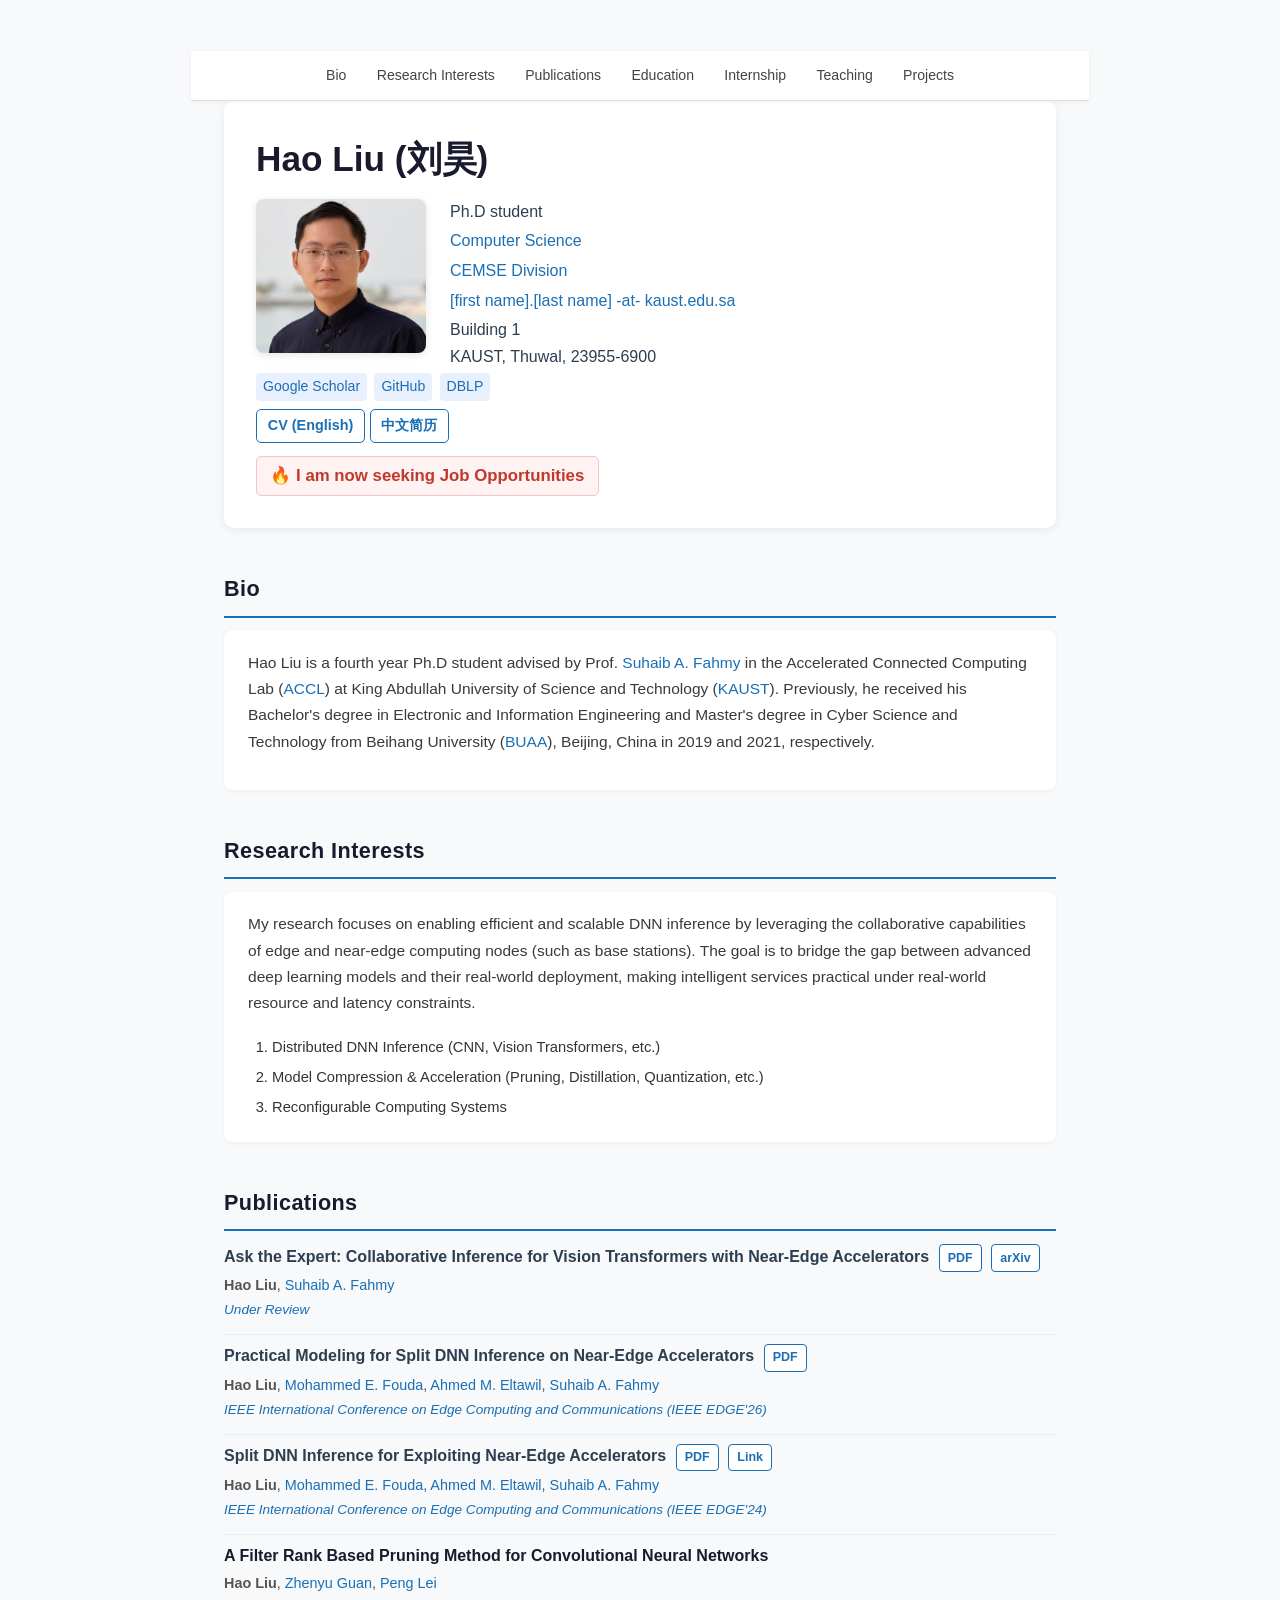
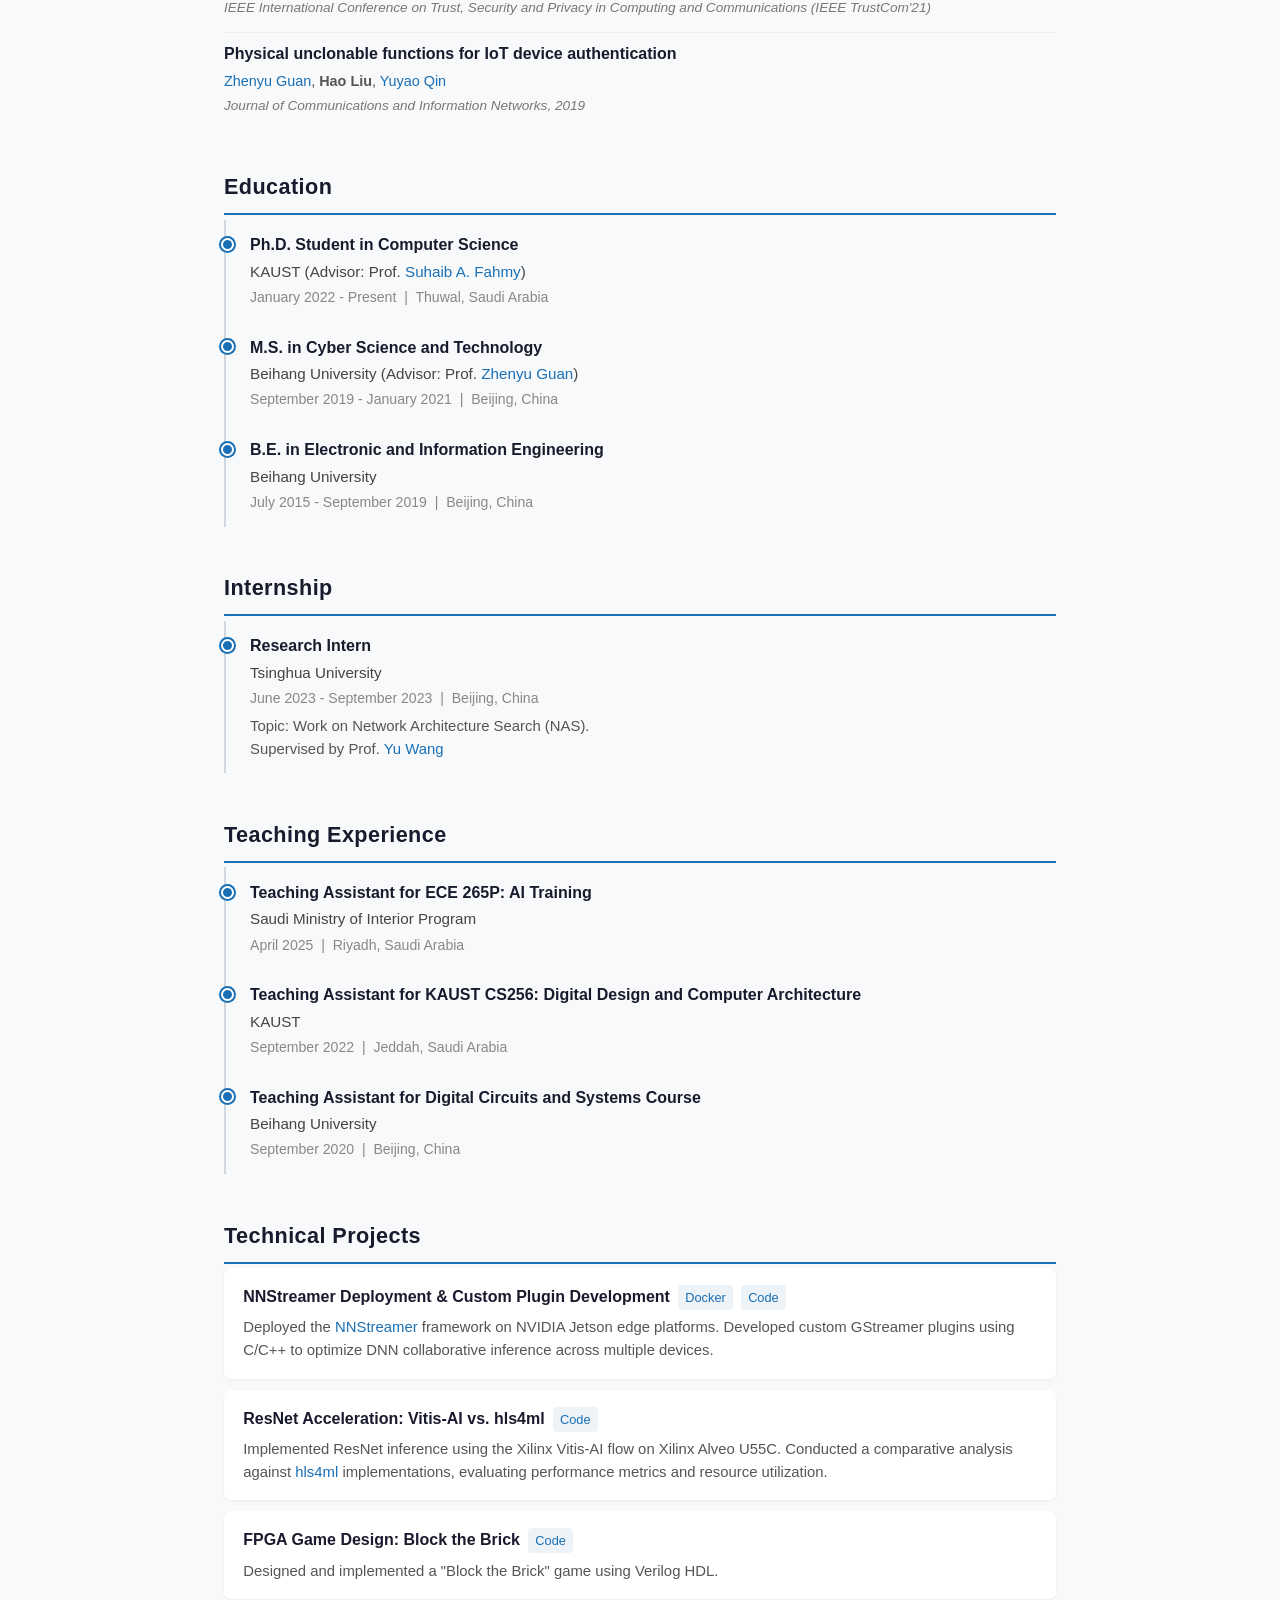
<file: index.html>
<!DOCTYPE html>
<html>
  <head>
    <title id="my-name">Hao Liu</title>
    <link rel="stylesheet" type="text/css" media="screen" href="css/normalize.css">
    <link rel="stylesheet" type="text/css" media="screen" href="css/main.css">
    <link rel="stylesheet" type="text/css" media="screen" href="css/site.css">
    <script src="https://ajax.googleapis.com/ajax/libs/jquery/3.3.1/jquery.min.js"></script>
  </head>
  <body>
    <!-- ===== Section Nav ===== -->
    <nav class="section-nav">
      <a href="#bio">Bio</a>
      <a href="#research">Research Interests</a>
      <a href="#publications">Publications</a>
      <a href="#education">Education</a>
      <a href="#internship">Internship</a>
      <a href="#teaching">Teaching</a>
      <a href="#projects">Projects</a>
    </nav>

    <!-- ===== Profile Header ===== -->
    <div id="self">
      <h1>Hao Liu (刘昊)</h1>
      <a href="imag/haoliu.png"> <img src="imag/haoliu.png" title=""/> </a>
      <div id="info">
        <div>Ph.D student</div>
        <div><a href="https://cemse.kaust.edu.sa/cs">Computer Science</a></div>
        <div><a href="https://cemse.kaust.edu.sa/" title="Computer, Electrical, and Mathematical Sciences and Engineering">CEMSE Division</a></div>
        <div title="Click to get my KAUST email address." id="email"><a href="#"> [first name].[last name] -at- kaust.edu.sa </a></div>
        <div>Building 1 <br> KAUST, Thuwal, 23955-6900</div>
        <div class="profile-links">
          <a href="https://scholar.google.com/citations?user=zgohKKQAAAAJ&hl=zh-CN&oi=sra">Google Scholar</a>
          <a href="https://github.com/liuhao-97">GitHub</a>
          <a href="https://dblp.org/pid/09/3214-86.html">DBLP</a>
        </div>
        <div class="cv-links">
          <a href="./pdfs/HaoLiu_CV.pdf" target="_blank">CV (English)</a>
          <a href="./pdfs/HaoLiu_CV_Chinese.pdf" target="_blank">中文简历</a>
        </div>
        <div class="job-seeking">
          🔥 I am now seeking Job Opportunities
        </div>
      </div>
    </div>

    <!-- ===== Bio ===== -->
    <h2 id="bio">Bio</h2>
    <div class="section-card">
      <p class="bio-text">
        Hao Liu is a fourth year Ph.D student advised by Prof. <a href="https://scholar.google.com/citations?user=88wtbPwAAAAJ&hl=zh-CN&oi=ao">Suhaib A.
        Fahmy</a> in the Accelerated Connected Computing Lab (<a href="https://accl.kaust.edu.sa/">ACCL</a>) at King Abdullah University of Science and Technology (<a href="https://www.kaust.edu.sa/en/">KAUST</a>). Previously, he received his Bachelor's degree in Electronic and Information Engineering and Master's degree in Cyber Science and Technology from Beihang University (<a href="https://ev.buaa.edu.cn/">BUAA</a>), Beijing, China in 2019 and 2021, respectively.
      </p>
    </div>

    <!-- ===== Research Interests ===== -->
    <h2 id="research">Research Interests</h2>
    <div class="section-card">
      <p class="bio-text">
        My research focuses on enabling efficient and scalable DNN inference by leveraging the collaborative capabilities of edge and near-edge computing nodes (such as base stations). The goal is to bridge the gap between advanced deep learning models and their real-world deployment, making intelligent services practical under real-world resource and latency constraints.
      </p>
      <ol class="interest-list">
        <li>Distributed DNN Inference (CNN, Vision Transformers, etc.)</li>
        <li>Model Compression & Acceleration (Pruning, Distillation, Quantization, etc.)</li>
        <li>Reconfigurable Computing Systems</li>
      </ol>
    </div>

    <!-- ===== Publications ===== -->
    <h2 id="publications">Publications</h2>

    <div class="pub-item">
      <div class="title">
        Ask the Expert: Collaborative Inference for Vision Transformers with Near-Edge Accelerators
        <span class="pub-links">
          <a href="./pdfs/ViT_split.pdf" target="_blank">PDF</a>
          <a href="https://arxiv.org/abs/2602.13334" target="_blank">arXiv</a>
        </span>
      </div>
      <div class="authors">
        <b>Hao Liu</b>,
        <a href="https://scholar.google.com/citations?user=88wtbPwAAAAJ&hl=en&oi=ao">Suhaib A. Fahmy</a>
      </div>
      <div class="venue">
        <em><a href="#">Under Review</a></em>
      </div>
    </div>

    <div class="pub-item">
      <div class="title">
        Practical Modeling for Split DNN Inference on Near-Edge Accelerators
        <span class="pub-links">
          <a href="./pdfs/SplitProfiling_EDGE2026.pdf" target="_blank">PDF</a>
        </span>
      </div>
      <div class="authors">
        <b>Hao Liu</b>,
        <a href="https://scholar.google.com/citations?user=1mr8HxoAAAAJ&hl=en&oi=ao">Mohammed E. Fouda</a>,
        <a href="https://scholar.google.com/citations?user=XzW-KWoAAAAJ&hl=en&oi=ao">Ahmed M. Eltawil</a>,
        <a href="https://scholar.google.com/citations?user=88wtbPwAAAAJ&hl=en&oi=ao">Suhaib A. Fahmy</a>
      </div>
      <div class="venue">
        <em><a href="https://services.conferences.computer.org/2024/">IEEE International Conference on Edge Computing and
            Communications (IEEE EDGE'26)</a></em>
      </div>
    </div>

    <div class="pub-item">
      <div class="title">
        Split DNN Inference for Exploiting Near-Edge Accelerators
        <span class="pub-links">
          <a href="./pdfs/DNNsplit_EDGE2024.pdf" target="_blank">PDF</a>
          <a href="https://ieeexplore.ieee.org/document/10646420" target="_blank">Link</a>
        </span>
      </div>
      <div class="authors">
        <b>Hao Liu</b>,
        <a href="https://scholar.google.com/citations?user=1mr8HxoAAAAJ&hl=en&oi=ao">Mohammed E. Fouda</a>,
        <a href="https://scholar.google.com/citations?user=XzW-KWoAAAAJ&hl=en&oi=ao">Ahmed M. Eltawil</a>,
        <a href="https://scholar.google.com/citations?user=88wtbPwAAAAJ&hl=en&oi=ao">Suhaib A. Fahmy</a>
      </div>
      <div class="venue">
        <em><a href="https://services.conferences.computer.org/2024/">IEEE International Conference on Edge Computing and Communications (IEEE EDGE'24)</a></em>
      </div>
    </div>

    <div class="pub-item">
      <div class="title">
        <a href="#">A Filter Rank Based Pruning Method for Convolutional Neural Networks</a>
      </div>
      <div class="authors">
        <b>Hao Liu</b>,
        <a href="https://scholar.google.com/citations?user=T-P6M5kAAAAJ&hl=en&oi=ao">Zhenyu Guan</a>,
        <a href="#">Peng Lei</a>
      </div>
      <div class="venue">
        <em>IEEE International Conference on Trust, Security and Privacy in Computing and Communications (IEEE TrustCom'21)</em>
      </div>
    </div>

    <div class="pub-item">
      <div class="title">
        <a href="#">Physical unclonable functions for IoT device authentication</a>
      </div>
      <div class="authors">
        <a href="https://scholar.google.com/citations?user=T-P6M5kAAAAJ&hl=en&oi=ao">Zhenyu Guan</a>,
        <b>Hao Liu</b>,
        <a href="#">Yuyao Qin</a>
      </div>
      <div class="venue">
        <em>Journal of Communications and Information Networks, 2019</em>
      </div>
    </div>

    <!-- ===== Education ===== -->
    <h2 id="education">Education</h2>

    <div class="timeline-item">
      <div class="item-title">Ph.D. Student in Computer Science</div>
      <div class="item-org">KAUST (Advisor: Prof. <a href="https://scholar.google.com/citations?user=88wtbPwAAAAJ&hl=en">Suhaib A. Fahmy</a>)</div>
      <div class="item-meta">January 2022 - Present &nbsp;|&nbsp; Thuwal, Saudi Arabia</div>
    </div>

    <div class="timeline-item">
      <div class="item-title">M.S. in Cyber Science and Technology</div>
      <div class="item-org">Beihang University (Advisor: Prof. <a href="https://scholar.google.com/citations?user=T-P6M5kAAAAJ&hl=en">Zhenyu Guan</a>)</div>
      <div class="item-meta">September 2019 - January 2021 &nbsp;|&nbsp; Beijing, China</div>
    </div>

    <div class="timeline-item">
      <div class="item-title">B.E. in Electronic and Information Engineering</div>
      <div class="item-org">Beihang University</div>
      <div class="item-meta">July 2015 - September 2019 &nbsp;|&nbsp; Beijing, China</div>
    </div>

    <!-- ===== Internship ===== -->
    <h2 id="internship">Internship</h2>

    <div class="timeline-item">
      <div class="item-title">Research Intern</div>
      <div class="item-org">Tsinghua University</div>
      <div class="item-meta">June 2023 - September 2023 &nbsp;|&nbsp; Beijing, China</div>
      <div class="item-desc">
        Topic: Work on Network Architecture Search (NAS).<br>
        Supervised by Prof. <a href="https://scholar.google.com/citations?user=j8JGVvoAAAAJ&hl=zh-CN&oi=ao">Yu Wang</a>
      </div>
    </div>

    <!-- ===== Teaching Experience ===== -->
    <h2 id="teaching">Teaching Experience</h2>

    <div class="timeline-item">
      <div class="item-title">Teaching Assistant for ECE 265P: AI Training</div>
      <div class="item-org">Saudi Ministry of Interior Program</div>
      <div class="item-meta">April 2025 &nbsp;|&nbsp; Riyadh, Saudi Arabia</div>
    </div>

    <div class="timeline-item">
      <div class="item-title">Teaching Assistant for KAUST CS256: Digital Design and Computer Architecture</div>
      <div class="item-org">KAUST</div>
      <div class="item-meta">September 2022 &nbsp;|&nbsp; Jeddah, Saudi Arabia</div>
    </div>

    <div class="timeline-item">
      <div class="item-title">Teaching Assistant for Digital Circuits and Systems Course</div>
      <div class="item-org">Beihang University</div>
      <div class="item-meta">September 2020 &nbsp;|&nbsp; Beijing, China</div>
    </div>

    <!-- ===== Technical Projects ===== -->
    <h2 id="projects">Technical Projects</h2>

    <div class="project-item">
      <div class="proj-title">
        NNStreamer Deployment & Custom Plugin Development
        <span class="proj-links">
          <a href="https://github.com/liuhao-97/nnstreamer_dockerfile">Docker</a>
          <a href="https://github.com/liuhao-97/nnstreamer-custom-plugin">Code</a>
        </span>
      </div>
      <div class="proj-desc">
        Deployed the <a href="https://github.com/nnstreamer/nnstreamer">NNStreamer</a> framework on NVIDIA Jetson edge platforms. Developed custom GStreamer plugins using C/C++ to
        optimize DNN collaborative inference across multiple devices.
      </div>
    </div>

    <div class="project-item">
      <div class="proj-title">
        ResNet Acceleration: Vitis-AI vs. hls4ml
        <span class="proj-links">
          <a href="https://github.com/liuhao-97/CS356-Vitis-AI-Project">Code</a>
        </span>
      </div>
      <div class="proj-desc">
        Implemented ResNet inference using the Xilinx Vitis-AI flow on Xilinx Alveo U55C. Conducted a comparative analysis against <a href="https://github.com/fastmachinelearning/hls4ml">hls4ml</a>
        implementations, evaluating performance metrics and resource utilization.
      </div>
    </div>

    <div class="project-item">
      <div class="proj-title">
        FPGA Game Design: Block the Brick
        <span class="proj-links">
          <a href="https://github.com/liuhao-97/FPGA_block_the_brick/tree/master">Code</a>
        </span>
      </div>
      <div class="proj-desc">
        Designed and implemented a "Block the Brick" game using Verilog HDL.
      </div>
    </div>

    <script>
      function render_email_addr(id, midfix) {
	var raw = $(id).text();
	if (raw.includes(' -at- ')) {
          var prefix = $.trim($('#my-name').text().toLowerCase().replace(' ', '.'));
          var suffix = $.trim(raw.split(' -at- ')[1]);
          var txt = $.trim((prefix + midfix + String.fromCharCode(64) + suffix));
	  $(id + ' > a').text(txt);
	} else {
	  $(id + ' > a').attr("href", 'mailto:' + raw);
	}
      }
      $('#email').click(function() {
	render_email_addr('#email', '')
      });
      $('#personal-email').click(function() {
	render_email_addr('#personal-email', '465')
      });
      $('#hirephd').click(function() {
	render_email_addr('#hirephd', '.hirephd')
      });
    </script>
  </body>
</html>
</file>
<file: css/main.css>
/*@title-color: rgba(225, 55, 56, 0.9);*/
html {
    /*    background: @page-background;*/
  }
  body {
    font: "Helvetica Neue", Helvetica, Arial, "Sans-Serif";
    width: 80%;
    min-width: 35em;
    max-width: 60em;
    margin: 1em auto;
    font-weight: 200;
  }
  a {
    text-decoration: none;
  }
  a:hover {
    text-decoration: underline;
  }
  div#top-bar {
    position: absolute;
    top: 0;
    left: 0;
    width: 100%;
    background-color: #aa1e28;
    color: #FFF;
  }
  div#top-bar div {
    font-size: 90%;
    position: relative;
    width: 80%;
    min-width: 35em;
    max-width: 45em;
    margin: 0.1em auto;
    text-align: center;
  }
  div[role=main] {
    padding: 1em;
    margin: 0 auto;
  }
  div[role=main] img {
    position: relative;
    /*        width: 100%;*/
  }
  #self {
    overflow: hidden;
    margin-bottom: 2em;
  }
  #self h1 {
    font-size: 2.5em;
    margin-bottom: 0.4em;
  }
  #self img {
    width: 9.4em;
    float: left;
    margin-right: 1.2em;
  }
  div.publication {
    margin-bottom: 1em;
    font-size: 85%;
    overflow: hidden;
  }
  div.publication .title {
    font-weight: bold;
    font-size: 115%;
  }
  div.publication .title a {
    /*            text-decoration: none;*/
    color: #00B;
  }
  div.publication .subtitle {
    font-size: 115%;
    font-weight: semibold;
  }
  div.publication .self {
    font-weight: normal;
    font-style: italic;
  }
  div.publication .thumb {
    float: left;
    width: 120px;
    min-height: 85px;
    height: 100%;
    margin-right: 1em;
  }
  div.publication .thumb img {
    max-width: 120px;
  }
  footer {
    text-align: center;
    font-size: 0.75em;
  }
  h1 {
    font-size: 3em;
    margin: 0.5em 0 0 0;
    padding: 0;
  }
  h2,
  h3 {
    padding: 0;
    margin-bottom: 0.3em;
  }
  p,
  dl,
  ol,
  ul {
    margin-top: 0;
  }
  .navbar {
    display: block;
    list-style: none;
    padding: 0;
    margin: 0.5em 0 0.67em 0;
    text-align: center;
  }
  .navbar li {
    display: inline-block;
    margin: 0 0.5em;
  }
  .navbar li a {
    font-size: 1.5em;
    text-decoration: none;
    color: #737373;
  }
</file>
<file: css/site.css>
/* ===== Base & Typography ===== */
html {
  scroll-behavior: smooth;
}

body {
  font-family: "Helvetica Neue", Helvetica, Arial, sans-serif;
  width: 88%;
  min-width: 35em;
  max-width: 52em;
  margin: 0 auto;
  padding: 2em 0 3em;
  font-weight: 400;
  color: #2c3e50;
  line-height: 1.65;
  background: #f8f9fa;
}

a {
  color: #1a6fb5;
  text-decoration: none;
  transition: color 0.2s ease;
}

a:hover {
  color: #0d4a7a;
  text-decoration: underline;
}

/* ===== Section Headings ===== */
h1 {
  font-size: 2.4em;
  margin: 0;
  padding: 0;
  color: #1a1a2e;
  font-weight: 700;
}

h2 {
  font-size: 1.35em;
  font-weight: 600;
  color: #1a1a2e;
  padding: 0;
  margin: 2em 0 0.2em;
  padding-bottom: 0.4em;
  border-bottom: 2.5px solid #1a6fb5;
  letter-spacing: 0.02em;
  scroll-margin-top: 3.5em;
}

h3 {
  padding: 0;
  margin-bottom: 0.3em;
}

p, dl, ol, ul {
  margin-top: 0;
}

/* ===== Section Cards ===== */
.section-card {
  background: #fff;
  border-radius: 8px;
  padding: 1.2em 1.5em;
  margin-top: 0.8em;
  box-shadow: 0 1px 4px rgba(0, 0, 0, 0.06);
}

/* ===== Profile Header ===== */
#self {
  overflow: hidden;
  margin-bottom: 0;
  background: #fff;
  border-radius: 10px;
  padding: 1.8em 2em;
  box-shadow: 0 2px 8px rgba(0, 0, 0, 0.07);
}

#self h1 {
  font-size: 2.2em;
  margin-bottom: 0.3em;
}

#self img {
  width: 170px;
  float: left;
  margin-right: 1.5em;
  border-radius: 8px;
  box-shadow: 0 2px 8px rgba(0, 0, 0, 0.1);
}

#info > div {
  margin-bottom: 0.2em;
}

.job-seeking {
  display: inline-block;
  color: #c0392b;
  font-weight: 700;
  margin-top: 10px;
  font-size: 1.05em;
  padding: 0.3em 0.8em;
  background: #fef2f2;
  border: 1px solid #f5c6cb;
  border-radius: 5px;
}

.cv-links {
  margin-top: 8px;
}

.cv-links a {
  display: inline-block;
  padding: 0.3em 0.75em;
  border: 1.5px solid #1a6fb5;
  border-radius: 5px;
  font-weight: 600;
  font-size: 0.9em;
  transition: background 0.2s ease, color 0.2s ease;
}

.cv-links a:hover {
  background: #1a6fb5;
  color: #fff;
  text-decoration: none;
}

/* ===== Bio ===== */
.bio-text {
  font-size: 0.97em;
  line-height: 1.7;
  color: #3a3a3a;
}

.profile-links a {
  display: inline-block;
  padding: 0.15em 0.5em;
  background: #e8f0fe;
  border-radius: 4px;
  font-size: 0.88em;
  font-weight: 500;
  margin-right: 0.2em;
  transition: background 0.2s ease;
}

.profile-links a:hover {
  background: #cfe0fc;
  text-decoration: none;
}

/* ===== Research Interests ===== */
.interest-list {
  list-style: decimal;
  padding: 0 0 0 1.5em;
  margin: 0;
}

.interest-list li {
  color: #333;
  padding: 0.2em 0;
  font-size: 0.92em;
  font-weight: 500;
}

/* ===== Publications ===== */
.pub-item {
  padding: 0.5em 0;
  margin-bottom: 0.3em;
}

.pub-item + .pub-item {
  border-top: 1px solid #eee;
}

.pub-item .title {
  font-weight: 600;
  font-size: 1em;
  margin-bottom: 0.15em;
}

.pub-item .title a {
  color: #1a1a2e;
}

.pub-item .title a:hover {
  color: #1a6fb5;
}

.pub-item .authors {
  font-size: 0.9em;
  color: #555;
  margin-bottom: 0.1em;
}

.pub-item .venue {
  font-size: 0.85em;
  color: #777;
}

.pub-item .venue em {
  font-style: italic;
}

/* ===== Timeline entries (Education, Internship, Teaching) ===== */
.timeline-item {
  position: relative;
  padding: 0.8em 0 0.8em 1.5em;
  border-left: 2px solid #d0d7de;
}

.timeline-item::before {
  content: "";
  position: absolute;
  left: -5.5px;
  top: 1.15em;
  width: 9px;
  height: 9px;
  background: #1a6fb5;
  border-radius: 50%;
  border: 2px solid #fff;
  box-shadow: 0 0 0 2px #1a6fb5;
}

.timeline-item .item-title {
  font-weight: 600;
  font-size: 1em;
  color: #1a1a2e;
}

.timeline-item .item-org {
  font-size: 0.95em;
  color: #444;
}

.timeline-item .item-meta {
  font-size: 0.88em;
  color: #888;
  margin-top: 0.15em;
}

.timeline-item .item-desc {
  font-size: 0.93em;
  color: #555;
  margin-top: 0.3em;
  line-height: 1.55;
}

/* ===== Projects ===== */
.project-item {
  background: #fff;
  border-radius: 7px;
  padding: 1em 1.2em;
  margin-bottom: 0.7em;
  box-shadow: 0 1px 3px rgba(0, 0, 0, 0.06);
  transition: box-shadow 0.2s ease;
}

.project-item:hover {
  box-shadow: 0 3px 10px rgba(0, 0, 0, 0.1);
}

.project-item .proj-title {
  font-weight: 600;
  font-size: 1em;
  color: #1a1a2e;
}

.pub-item .pub-links a {
  display: inline-block;
  font-size: 0.78em;
  padding: 0.2em 0.65em;
  background: #fff;
  color: #1a6fb5;
  border: 1.5px solid #1a6fb5;
  border-radius: 4px;
  margin-left: 0.4em;
  font-weight: 600;
  transition: background 0.2s, color 0.2s;
}

.pub-item .pub-links a:hover {
  background: #1a6fb5;
  color: #fff;
  text-decoration: none;
}

.project-item .proj-links a {
  display: inline-block;
  font-size: 0.8em;
  padding: 0.15em 0.55em;
  background: #eef3f8;
  border-radius: 4px;
  margin-left: 0.3em;
  font-weight: 500;
  transition: background 0.2s;
}

.project-item .proj-links a:hover {
  background: #d4e2f0;
  text-decoration: none;
}

.project-item .proj-desc {
  font-size: 0.93em;
  color: #555;
  margin-top: 0.4em;
  line-height: 1.55;
}

/* ===== Footer ===== */
footer {
  text-align: center;
  font-size: 0.8em;
  color: #999;
  margin-top: 3em;
  padding-top: 1.5em;
  border-top: 1px solid #e0e0e0;
}

/* ===== Section Nav ===== */
.section-nav {
  position: sticky;
  top: 0;
  z-index: 100;
  background: #fff;
  border-bottom: 1px solid #e0e0e0;
  padding: 0.55em 0;
  margin: 1.2em -4% 0;
  width: 108%;
  display: flex;
  justify-content: center;
  flex-wrap: wrap;
  gap: 0.4em;
  box-shadow: 0 1px 4px rgba(0, 0, 0, 0.05);
}

.section-nav a {
  display: inline-block;
  padding: 0.3em 0.85em;
  font-size: 0.88em;
  font-weight: 500;
  color: #444;
  border-radius: 4px;
  transition: background 0.2s ease, color 0.2s ease;
}

.section-nav a:hover {
  background: #e8f0fe;
  color: #1a6fb5;
  text-decoration: none;
}

/* ===== Responsive ===== */
@media (max-width: 640px) {
  body {
    width: 92%;
    min-width: auto;
    padding: 1em 0 2em;
  }
  #self {
    padding: 1.2em;
  }
  #self img {
    float: none;
    display: block;
    margin: 0 auto 1em;
  }
  .interest-list {
  }
  .section-nav {
    margin: 1em 0 0;
    width: 100%;
    gap: 0.2em;
  }
  .section-nav a {
    font-size: 0.8em;
    padding: 0.25em 0.55em;
  }
}
</file>
